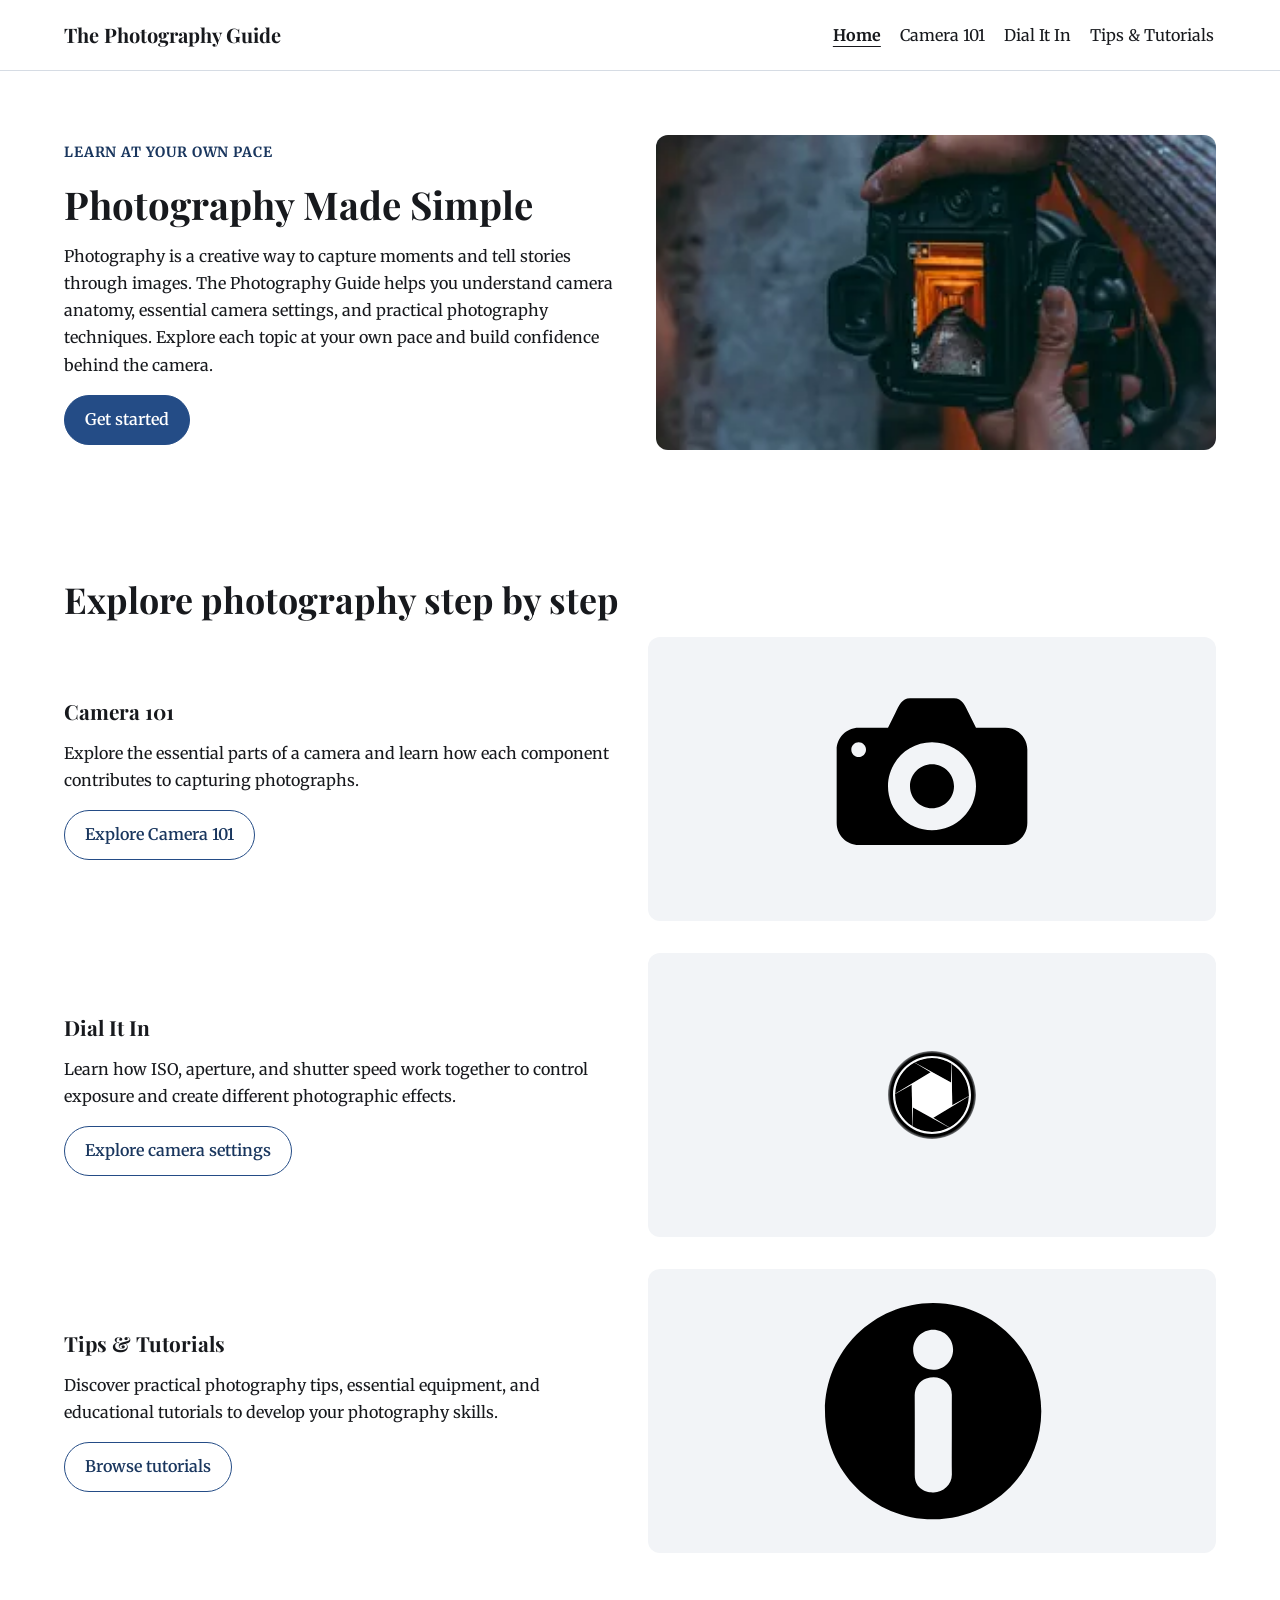
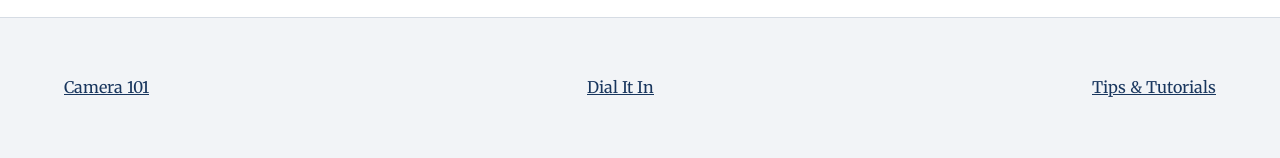
<file: index.html>
<!DOCTYPE html>
<html lang="en">
<head>
  <meta charset="UTF-8">
  <meta name="viewport" content="width=device-width, initial-scale=1">
  <meta name="description" content="Learn photography fundamentals, explore camera anatomy, understand exposure settings, and discover practical photography tips and tutorials.">
  <title>Photography Made Simple | The Photography Guide</title>
  <link rel="preconnect" href="https://fonts.googleapis.com">
  <link rel="preconnect" href="https://fonts.gstatic.com" crossorigin>
  <link href="https://fonts.googleapis.com/css2?family=Merriweather:wght@400;500;600;700&family=Playfair+Display:wght@400;600;700&display=swap" rel="stylesheet">
  <link rel="stylesheet" href="STYLESHEET.css">
  <script type="application/ld+json">
{
  "@context": "https://schema.org",
  "@type": "WebSite",
  "name": "The Photography Guide",
  "description": "An educational photography website that introduces camera anatomy, exposure settings, and practical photography tips and tutorials.",
  "inLanguage": "en"
}
</script>
<!-- Open Graph social metadata -->
<meta property="og:title" content="Photography Made Simple | The Photography Guide">
<meta property="og:description" content="Learn photography fundamentals, explore camera anatomy, understand exposure settings, and discover practical photography tips and tutorials.">
<meta property="og:type" content="website">
<meta property="og:site_name" content="The Photography Guide">

<!-- Social image metadata -->
<meta property="og:image" content="assets/home-hero-1440.jpg">
<meta property="og:image:width" content="1440">
<meta property="og:image:height" content="500">

<!-- Adding public og:url and absolute og:image URL after publication -->
</head>
<body>
  <a class="skip-link" href="#main-content">Skip to main content</a>
  <header class="site-header">
    <div class="page-container site-header-inner">
      <a class="site-logo" href="index.html">The Photography Guide</a>
      <nav class="main-navigation" aria-label="Main navigation">
        <ul class="navigation-links">
          <li><a class="navigation-link" href="index.html" aria-current="page">Home</a></li>
          <li><a class="navigation-link" href="camera-101.html">Camera 101</a></li>
          <li><a class="navigation-link" href="dial-it-in.html">Dial It In</a></li>
          <li><a class="navigation-link" href="tips-tutorials.html">Tips &amp; Tutorials</a></li>
        </ul>
      </nav>
    </div>
  </header>

  <main id="main-content" class="page-container">
    <section class="hero-section" aria-labelledby="home-title">
      <div class="hero-content">
        <div class="hero-copy">
          <p class="eyebrow">Learn at your own pace</p>
          <h1 id="home-title">Photography Made Simple</h1>
          <p>Photography is a creative way to capture moments and tell stories through images. The Photography Guide helps you understand camera anatomy, essential camera settings, and practical photography techniques. Explore each topic at your own pace and build confidence behind the camera.</p>
          <a class="button" href="camera-101.html">Get started</a>
        </div>
        <picture class="hero-media">
          <source type="image/webp" srcset="assets/home-hero-480.webp 480w, assets/home-hero-960.webp 960w, assets/home-hero-1440.webp 1440w" sizes="(min-width: 1200px) 560px, (min-width: 768px) 46vw, calc(100vw - 32px)">
          <img class="content-image" src="assets/home-hero-1440.jpg" width="1440" height="500" alt="Person using a camera to photograph a scene" fetchpriority="high">
        </picture>
      </div>
    </section>

    <section class="content-section" aria-labelledby="explore-title">
      <h2 id="explore-title" class="section-heading">Explore photography step by step</h2>
      <div class="learning-sections">
        <article class="learning-card">
          <div class="learning-copy">
            <h3>Camera 101</h3>
            <p>Explore the essential parts of a camera and learn how each component contributes to capturing photographs.</p>
            <a class="button button-outline" href="camera-101.html">Explore Camera 101</a>
          </div>
          <div class="learning-media">
            <img 
            class="learning-image" 
            src="assets/camera-101.svg" 
            width="350" 
            height="250" 
            alt="" 
            loading="lazy" 
            decoding="async">
          </div>
        </article>

        <article class="learning-card">
          <div class="learning-copy">
            <h3>Dial It In</h3>
            <p>Learn how ISO, aperture, and shutter speed work together to control exposure and create different photographic effects.</p>
            <a class="button button-outline" href="dial-it-in.html">Explore camera settings</a>
          </div>
          <div class="learning-media">
            <img 
            class="learning-image" 
            src="assets/dial-it-in.svg" 
            width="350" 
            height="250" 
            alt="" 
            loading="lazy" 
            decoding="async">
          </div>
        </article>

        <article class="learning-card">
          <div class="learning-copy">
            <h3>Tips &amp; Tutorials</h3>
            <p>Discover practical photography tips, essential equipment, and educational tutorials to develop your photography skills.</p>
            <a class="button button-outline" href="tips-tutorials.html">Browse tutorials</a>
          </div>
          <div class="learning-media">
            <img 
            class="learning-image" 
            src="assets/tips.svg" 
            width="350" 
            height="250" 
            alt="" 
            loading="lazy" 
            decoding="async">
          </div>
        </article>
      </div>
    </section>
  </main>

  <footer class="site-footer">
    <div class="page-container">
      <nav aria-label="Footer navigation">
        <ul class="footer-links">
          <li><a href="camera-101.html">Camera 101</a></li>
          <li><a href="dial-it-in.html">Dial It In</a></li>
          <li><a href="tips-tutorials.html">Tips &amp; Tutorials</a></li>
        </ul>
      </nav>
    </div>
  </footer>
</body>
</html>
</file>
<file: STYLESHEET.css>
@layer reset, tokens, base, layout, components, utilities, states, overrides, print;

/* RESET */
@layer reset {
  *, *::before, *::after { 
    box-sizing: border-box; 
  }
  body, h1, h2, h3, p, figure { 
    margin: 0; 
  }
  img, video, svg { 
    display: block; 
    max-width: 100%; 
  }
  button, input, textarea, select { 
    font: inherit; 
  }
}

/* DESIGN VARIABLES */
@layer tokens {
  :root {
    --black: #17191d;
    --white: #fff;
    --grey: #f2f4f7;
    --dark-grey: #566171;
    --blue: #244c86;
    --dark-blue: #19365e;
    --body-font: 'Merriweather', Georgia, serif;
    --heading-font: 'Playfair Display', Georgia, serif;
    --space-small: .5rem;
    --space-medium: 1rem;
    --space-large: 2rem;
    --space-section: 4rem;
    --border-radius: .75rem;
  }
}

/* GENERAL STYLES */
@layer base {
  body { 
    background: var(--white); 
    color: var(--black); 
    font: 400 1rem/1.7 var(--body-font); 
  }
  h1, h2, h3 {
  font-family: var(--heading-font); 
  line-height: 1.2; 
}
  h1 { 
  font-size: clamp(2rem, 3vw, 2.75rem); 
}
  h2 { 
  font-size: clamp(1.4rem, 2.8vw, 2.25rem); 
}
  h3 { 
  font-size: 1.3rem; 
}
  p { 
  max-width: 65ch; 
}
  a { 
color: var(--dark-blue); 
}
.feature-title{
  font-size: 1.35rem;
  line-height: 1.3;
}
}

/* PAGE LAYOUTS */
@layer layout {
  .page-container { 
  width: min(100% - 2rem, 72rem); 
  margin-inline: auto; 
}
  .content-section { 
  padding-block: var(--space-large) var(--space-section); 
}
  .hero-section { 
  padding-block: 3rem 5rem; 
}
  .hero-content { 
  display: grid; 
  grid-template-columns: 1fr;
  align-items: center;
  gap: 2rem;
}
@media (min-width: 768px){
  .hero-content {
  grid-template-columns: 1fr 1fr;
  }
}
  .hero-copy { 
  display: grid; 
  justify-items: start; 
  gap: var(--space-medium); 
}
  .section-heading {
  margin-bottom: var(--space-medium); 
  }
  .learning-sections { 
    display: grid; 
    gap: 2rem; 
  }
  .learning-card { 
  display: grid; 
  gap: var(--space-medium); 
  align-items: center; 
}
  .learning-copy { 
    display: grid; 
    justify-items: start; 
    gap: var(--space-medium); 
  }
  @media (min-width: 768px) {
    .hero-section, .content-section { 
      padding-block: var(--space-section); 
    }
    .hero-content, .learning-card { 
      grid-template-columns: minmax(0, 1fr) minmax(0, 1fr); 
    }
  }
}

/* REUSABLE COMPONENTS */
@layer components {
  .site-header { 
    border-bottom: 1px solid #d6dce4; 
    background: var(--white); 
  }
  .site-header-inner { 
    display: flex; 
    flex-wrap: wrap; 
    align-items: center; 
    justify-content: space-between; 
    gap: var(--space-medium); 
    padding-block: 1rem; 
  }
  .site-logo { 
    font: 700 1.25rem/1.3 var(--heading-font); 
    color: var(--black); 
    text-decoration: none; 
  }
  .main-navigation { 
    width: 100%; 
  }
  .navigation-links { 
    display: flex; 
    flex-wrap: wrap; 
    gap: .25rem 1rem; 
    padding: 0; 
    margin: 0; 
    list-style: none; 
  }
  .navigation-link { 
    display: inline-block; 
    padding: .35rem .1rem; 
    color: var(--black); 
    text-decoration: none; 
  }
  .navigation-link[aria-current="page"] { 
    font-weight: 700; 
    text-decoration: underline; 
    text-underline-offset: .3em;
  }
  .eyebrow { 
    color: var(--dark-blue); 
    font-size: .875rem; 
    font-weight: 700;
    letter-spacing: .06em; 
    text-transform: uppercase; 
  }
  .hero-media { 
    display: block; 
    aspect-ratio: 16/9; 
    border-radius: var(--border-radius); 
    overflow: hidden; 
    background: var(--grey); 
  }
  .content-image { 
    width: 100%; 
    height: 100%; 
    object-fit: cover; 
  }
  .learning-media { 
    display: grid; 
    place-items: center; 
    min-width: 0; 
    aspect-ratio: 2/1; 
    border-radius: var(--border-radius); 
    background: var(--grey); 
    overflow: hidden; 
  }
  .learning-image { 
    width: min(60%, 220px); 
    height: auto; 
    max-height: 100%; 
    object-fit: contain; 
  }
  .button { 
    display: inline-flex; 
    align-items: center; 
    justify-content: center; 
    min-height: 44px; 
    padding: .65rem 1.25rem; 
    border: 1px solid var(--blue); 
    border-radius: 999px; 
    background: var(--blue); 
    color: var(--white); 
    font-weight: 600; 
    text-decoration: none; 
    cursor: pointer; 
  }
  .button-outline { 
    background: var(--white); 
    color: var(--dark-blue); 
  }
  .site-footer { 
    padding-block: 3.5rem; 
    border-top: 1px solid #d6dce4; 
    background: var(--grey); 
  }
  .footer-links { 
    display: flex; 
    flex-wrap: wrap; 
    justify-content: space-between; 
    gap: var(--space-medium); 
    padding: 0; 
    margin: 0; 
    list-style: none; 
  }
  @media (min-width: 768px) { 
    .main-navigation { width: auto; } 
  }
  @media (max-width: 767px) { 
    .footer-links { flex-direction: column; align-items: flex-start; } 
  }
}

/* HELPER CLASSES */
@layer utilities {
  .visually-hidden { 
    position: absolute; 
    width: 1px; 
    height: 1px; 
    padding: 0; 
    margin: -1px; 
    overflow: hidden; 
    clip-path: inset(50%); 
    white-space: nowrap; 
    border: 0; 
  }
}

/* INTERACTIVE STATES */
@layer states {
  :where(a, button, input, textarea, select):focus-visible { 
    outline: 3px solid var(--blue); 
    outline-offset: 3px; 
  }
  .button:hover { 
    background: var(--dark-blue); 
    color: var(--white); 
  }
  .button-outline:hover { 
    background: var(--grey); 
    color: var(--dark-blue); 
  }
  .navigation-link:hover { 
    color: var(--blue); 
  }
  @media (prefers-reduced-motion: reduce) {
    *, *::before, *::after { 
      animation-duration: .01ms !important; 
      animation-iteration-count: 1 !important; 
      transition-duration: .01ms !important; 
      scroll-behavior: auto !important; 
    }
  }
}

@layer overrides {}

/* PRINT STYLES */
@layer print {
  @media print {
    @page { margin: 16mm; }
    body { 
      background: white; 
      color: black; 
      font: 11pt/1.5 Georgia, serif; 
    }
    .site-header, .site-footer, .button { 
      display: none !important; 
    }
    .page-container { 
      width: 100%; 
      max-width: none; 
    }
    .hero-content, .learning-card { 
      display: block; 
    }
    .hero-section, .content-section { 
      padding-block: 0; 
    }
    h1, h2, h3 { 
      break-after: avoid; 
    }
    img, .learning-card { 
      break-inside: avoid; 
    }
  }
}


/* Accessibility additions */
@layer overrides {
 .skip-link { 
  position:absolute; 
  z-index:1000; 
  top:-10rem; 
  left:1rem; 
  padding:.75rem 1rem; 
  background:#fff; 
  color:#19365e; 
  border:3px solid #19365e; 
}
 .skip-link:focus { 
  top:1rem; 
}
 .content-reading { 
  max-width:75ch; 
  margin-inline:auto; 
}
 .content-reading h2 { 
  margin-top:2rem; 
  margin-bottom:.75rem; 
}
 .content-reading h3 { 
  margin-top:1.25rem; 
  margin-bottom:.5rem; 
}
 .content-reading p, .content-reading ul { 
  margin-bottom:1rem; 
}
 .content-reading li { 
  margin-bottom:.5rem; 
}
 .page-intro { 
  padding-block:2rem; 
  padding-bottom: 0;
}
.page-intro h1 {
  margin-bottom: 1rem;
}
.page-intro + section {
  padding-top: 0;
  margin-top: .5rem;
}
.page-intro + section > .asset-figure:first-child {
    margin-top: 0;
}
 .diagram-note { 
  border-inline-start:4px solid var(--blue); 
  padding:1rem; 
  background:var(--grey); 
  margin-block:1.5rem; }
 .responsive-media { 
  width:100%; 
  height:auto; 
}
 .navigation-link[aria-current="page"] { 
  text-decoration:underline; 
  text-underline-offset:.3em; 
  font-weight:700; 
}
 :where(a,button):focus-visible { 
  outline:3px solid #19365e; 
  outline-offset:4px; 
}
 @media(max-width:767px) { 
  .site-header-inner { flex-wrap:wrap; } 
  .navigation-links { flex-wrap:wrap; } 
}
}

/* Media layouts */
@layer overrides {
 .asset-figure {
  margin:1.5rem 0;
}
 .asset-figure img {
  display:block;
  max-width:100%;
  width:auto;
  height:auto;
  max-height:32rem;
  object-fit:contain;
  background:#f3f5f7;
}
 .asset-figure figcaption {
  font-size:.9rem;
  line-height:1.6;
  margin-top:.5rem;
}
 .video-wrapper {
  position:relative;
  aspect-ratio:16/9;
  width:100%;
  background:#162638;
  margin-block:1rem;
}
 .video-wrapper iframe {
  position:absolute;
  inset:0;
  width:100%;
  height:100%;
  border:0;
}
 .video-fallback {
  overflow-wrap:anywhere;
}
 .content-reading section {
  padding-block:1rem 2rem;
  border-bottom:1px solid #d5dce4;
}
 .content-reading {
  padding-bottom:3rem;
}
 .content-reading a {
  text-decoration-thickness:2px;
  text-underline-offset:.18em;
}
 @media (prefers-reduced-motion: reduce) {
  .asset-figure img {animation:none!important;}
}
}
</file>
